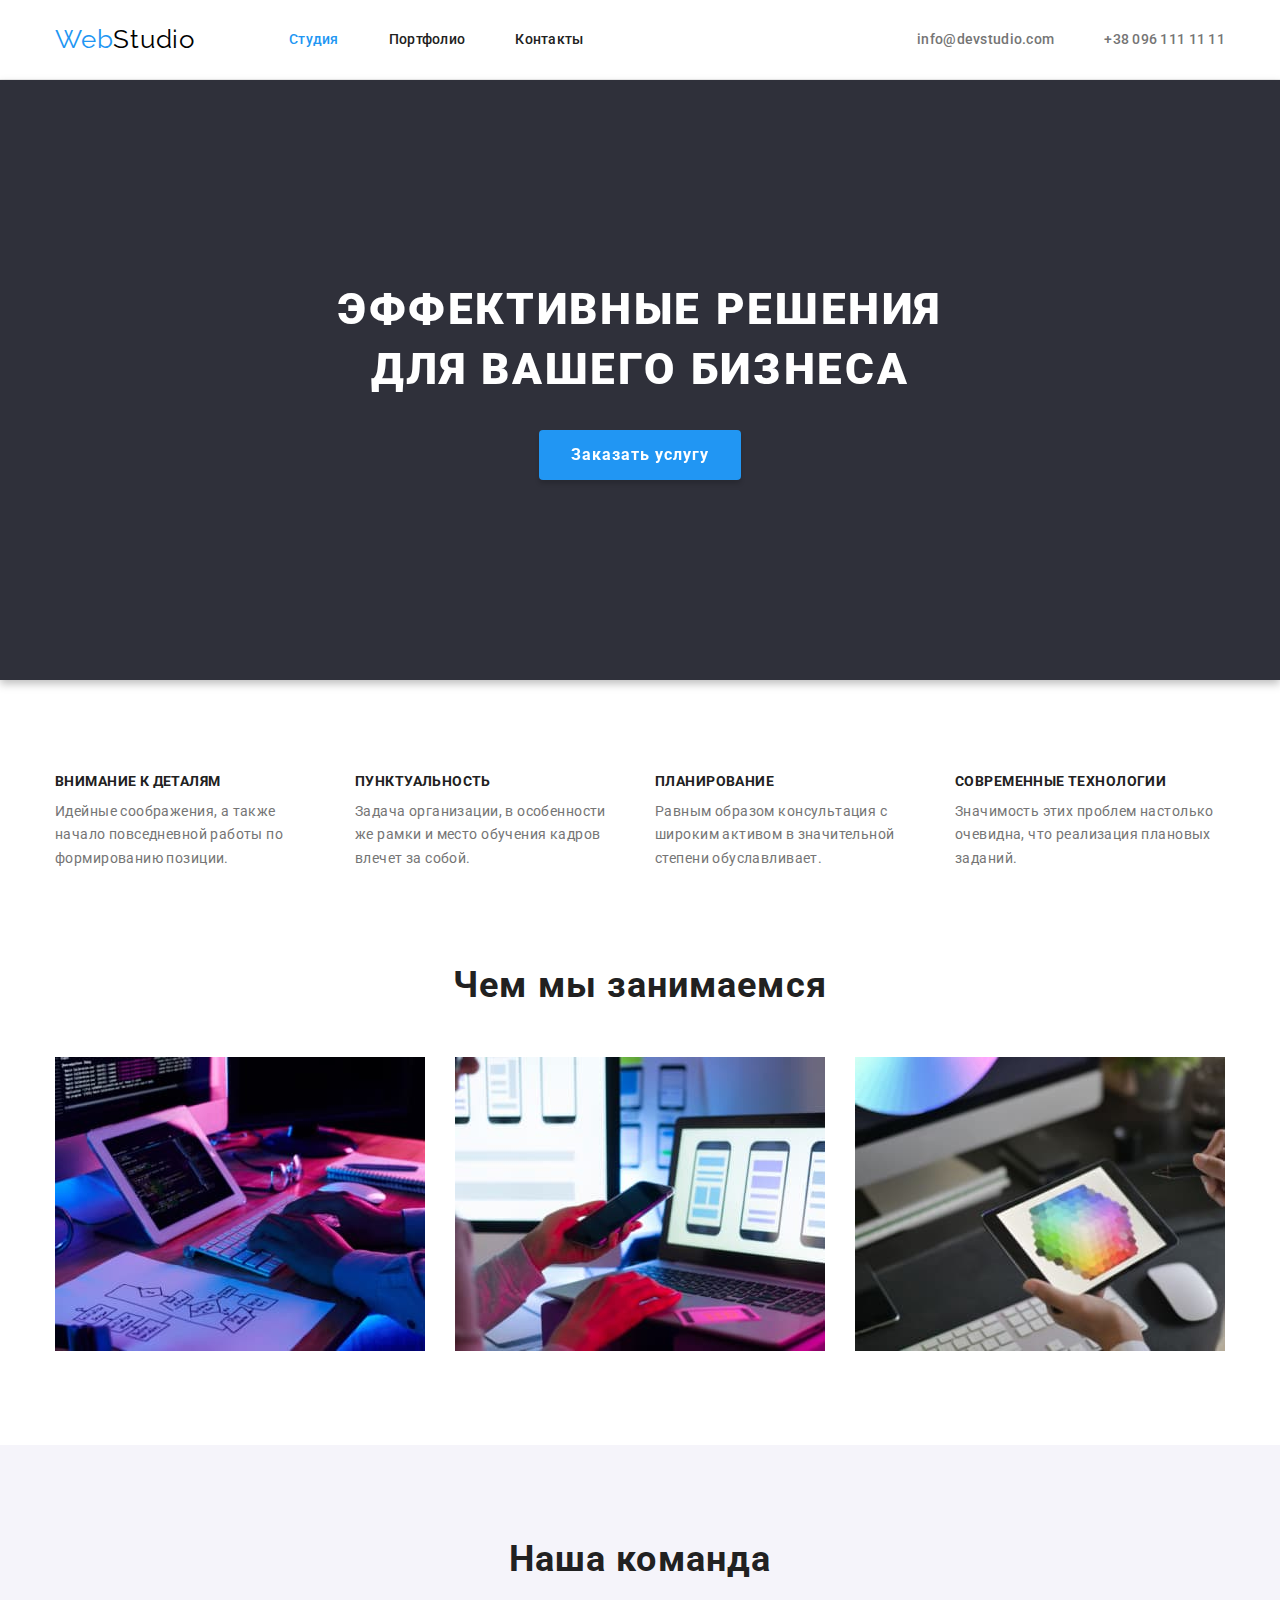
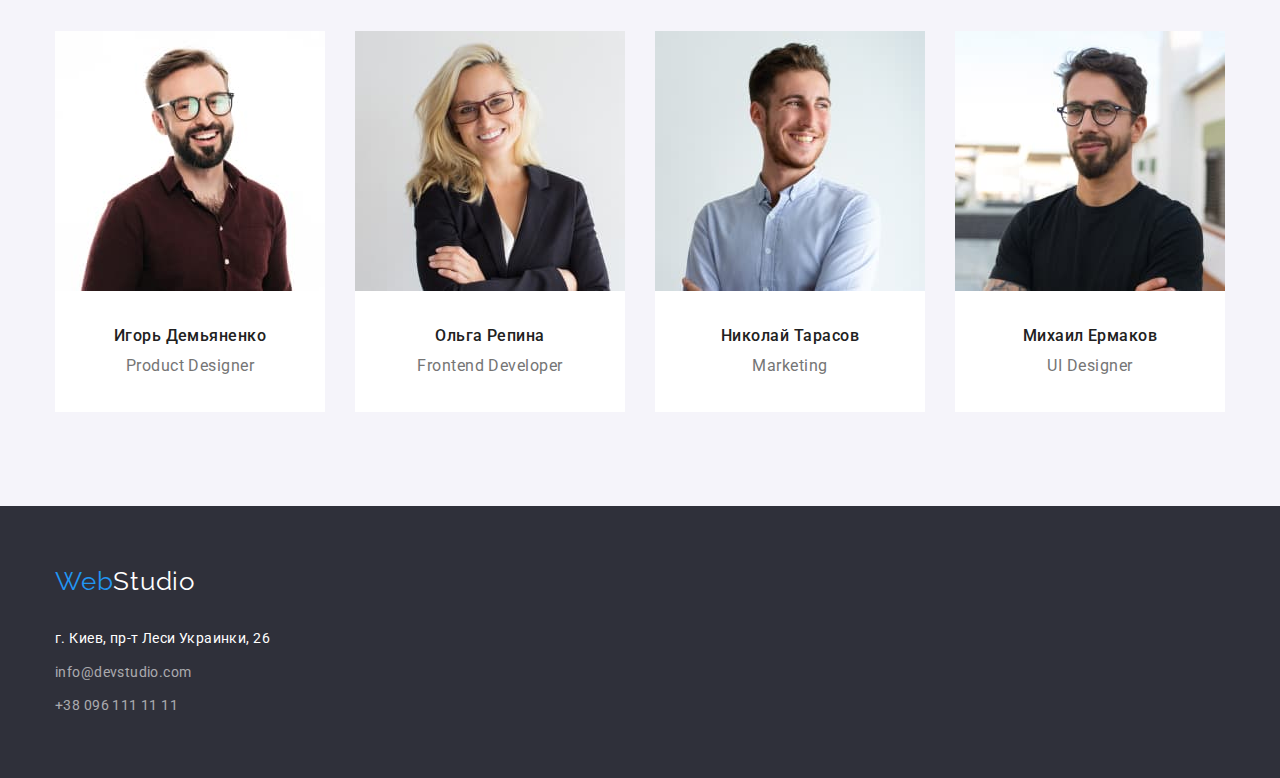
<file: index.html>
<!DOCTYPE html>
<html lang="ru">
  <head>
    <meta charset="UTF-8" />
    <meta http-equiv="X-UA-Compatible" content="IE=edge" />
    <meta name="viewport" content="width=device-width, initial-scale=1.0" />
    <title>WebStudio</title>

    <link
      rel="stylesheet"
      href="https://cdnjs.cloudflare.com/ajax/libs/modern-normalize/1.0.0/modern-normalize.min.css"
    />
    <link rel="preconnect" href="https://fonts.gstatic.com" />
    <link
      href="https://fonts.googleapis.com/css2?family=Raleway:wght@700&family=Roboto:wght@400;500;700;900&display=swap"
      rel="stylesheet"
    />
    <link rel="stylesheet" href="./css/styles.css" />
  </head>
  <body>
    <!--Шапка-->
    <header class="page-header">
      <div class="container div-navigation">
        <nav class="nav">
          <a class="logo" href="./index.html"><span class="web">Web</span><span class="studio">Studio</span> </a>
          <ul class="menu">
            <li class="menu-item">
              <a class="link current" href="./index.html">Студия</a>
            </li>

            <li class="menu-item">
              <a class="link" href="./portfolio.html">Портфолио</a>
            </li>

            <li class="menu-item">
              <a class="link" href="">Контакты</a>
            </li>
          </ul>
        </nav>

        <ul class="link-mail-tel">
          <li class="mail-tel">
            <a class="link-mail" href="mailto:info@devstudio.com">info@devstudio.com</a>
          </li>

          <li class="mail-tel">
            <a class="link-tel" href="tel:+380961111111">+38 096 111 11 11</a>
          </li>
        </ul>
      </div>
    </header>
    <!--неповторяющая информ-->
    <main class="main-container">
      <!--SLOGAN-->

      <section class="slogan">
        <div class="container">
          <h1 class="slogan-text">Эффективные решения для вашего бизнеса</h1>
          <button class="btn" type="button"><span class="btn-button">Заказать услугу</span></button>
        </div>
      </section>

      <!--Основные этапы (убрать заголовок "Основные этапы" потом в СSS)-->
      <section class="section">
        <div class="container">
          <h2 class="visually-hidden">Основные этапы</h2>
          <!--  Подзаголовок -->
          <ul class="list-subtitle">
            <li class="sectuion-item">
              <h3 class="subtitle">Внимание к деталям</h3>
              <p class="subtitle-text">
                Идейные соображения, а также начало повседневной работы по формированию позиции.
              </p>
            </li>

            <li class="sectuion-item">
              <h3 class="subtitle">Пунктуальность</h3>
              <p class="subtitle-text">
                Задача организации, в особенности же рамки и место обучения кадров влечет за собой.
              </p>
            </li>

            <li class="sectuion-item">
              <h3 class="subtitle">Планирование</h3>
              <p class="subtitle-text">
                Равным образом консультация с широким активом в значительной степени обуславливает.
              </p>
            </li>

            <li class="sectuion-item">
              <h3 class="subtitle">Современные технологии</h3>
              <p class="subtitle-text">Значимость этих проблем настолько очевидна, что реализация плановых заданий.</p>
            </li>
          </ul>
        </div>
      </section>
      <!--Чем занимаемся-->
      <section class="section section-working">
        <div class="container">
          <h2 class="section-title">Чем мы занимаемся</h2>
          <!-- Изображение занятий -->
          <ul class="working">
            <li class="working-foto">
              <img src="./images/box_1.jpg" width="370" height="294" alt="компьютер" />
            </li>

            <li class="working-foto">
              <img src="./images/box_2.jpg" width="370" height="294" alt="телефон" />
            </li>
            <li class="working-foto">
              <img src="./images/box_3.jpg" width="370" height="294" alt="планшет" />
            </li>
          </ul>
        </div>
      </section>
      <!--Наша команда-->
      <section class="section section-command">
        <div class="container">
          <h2 class="section-title">Наша команда</h2>
          <!-- секция людей -->
          <ul class="section-people">
            <li class="command-item">
              <img class="command-img" src="./images/people/img1.jpg" alt="Игорь Демьяненко" width="270" />
              <div class="command-text">
                <h3 class="section-caption">Игорь Демьяненко</h3>
                <p class="section-desc">Product Designer</p>
              </div>
            </li>

            <li class="command-item">
              <img class="command-img" src="./images/people/img2.jpg" alt="Ольга Репина" width="270" />
              <div class="command-text">
                <h3 class="section-caption">Ольга Репина</h3>
                <p class="section-desc">Frontend Developer</p>
              </div>
            </li>

            <li class="command-item">
              <img class="command-img" src="./images/people/img3.jpg" alt="Николай Тарасов" width="270" />
              <div class="command-text">
                <h3 class="section-caption">Николай Тарасов</h3>
                <p class="section-desc">Marketing</p>
              </div>
            </li>

            <li class="command-item">
              <img class="command-img" src="./images/people/img4.jpg" alt="Михаил Ермаков" width="270" />
              <div class="command-text">
                <h3 class="section-caption">Михаил Ермаков</h3>
                <p class="section-desc">UI Designer</p>
              </div>
            </li>
          </ul>
        </div>
      </section>
    </main>
    <!--Подвал-->
    <footer class="footer">
      <div class="container">
        <a class="webstudi-o" href="./index.html"><span class="web">Web</span><span class="studi-o">Studio</span> </a>
        <address class="footer-adress">
          <a class="adress-text" href="https://goo.gl/maps/3bDAXwTy5A2F5pWt9" target="_blank" rel="noopener noreferrer">
            г. Киев, пр-т Леси Украинки, 26
          </a>
          <ul class="footere-list">
            <li>
              <a class="adress-mail" href="mailto:info@devstudio.com">info@devstudio.com</a>
            </li>

            <li>
              <a class="adress-tel" href="tel:+380961111111">+38 096 111 11 11</a>
            </li>
          </ul>
        </address>
      </div>
    </footer>
  </body>
</html>
</file>
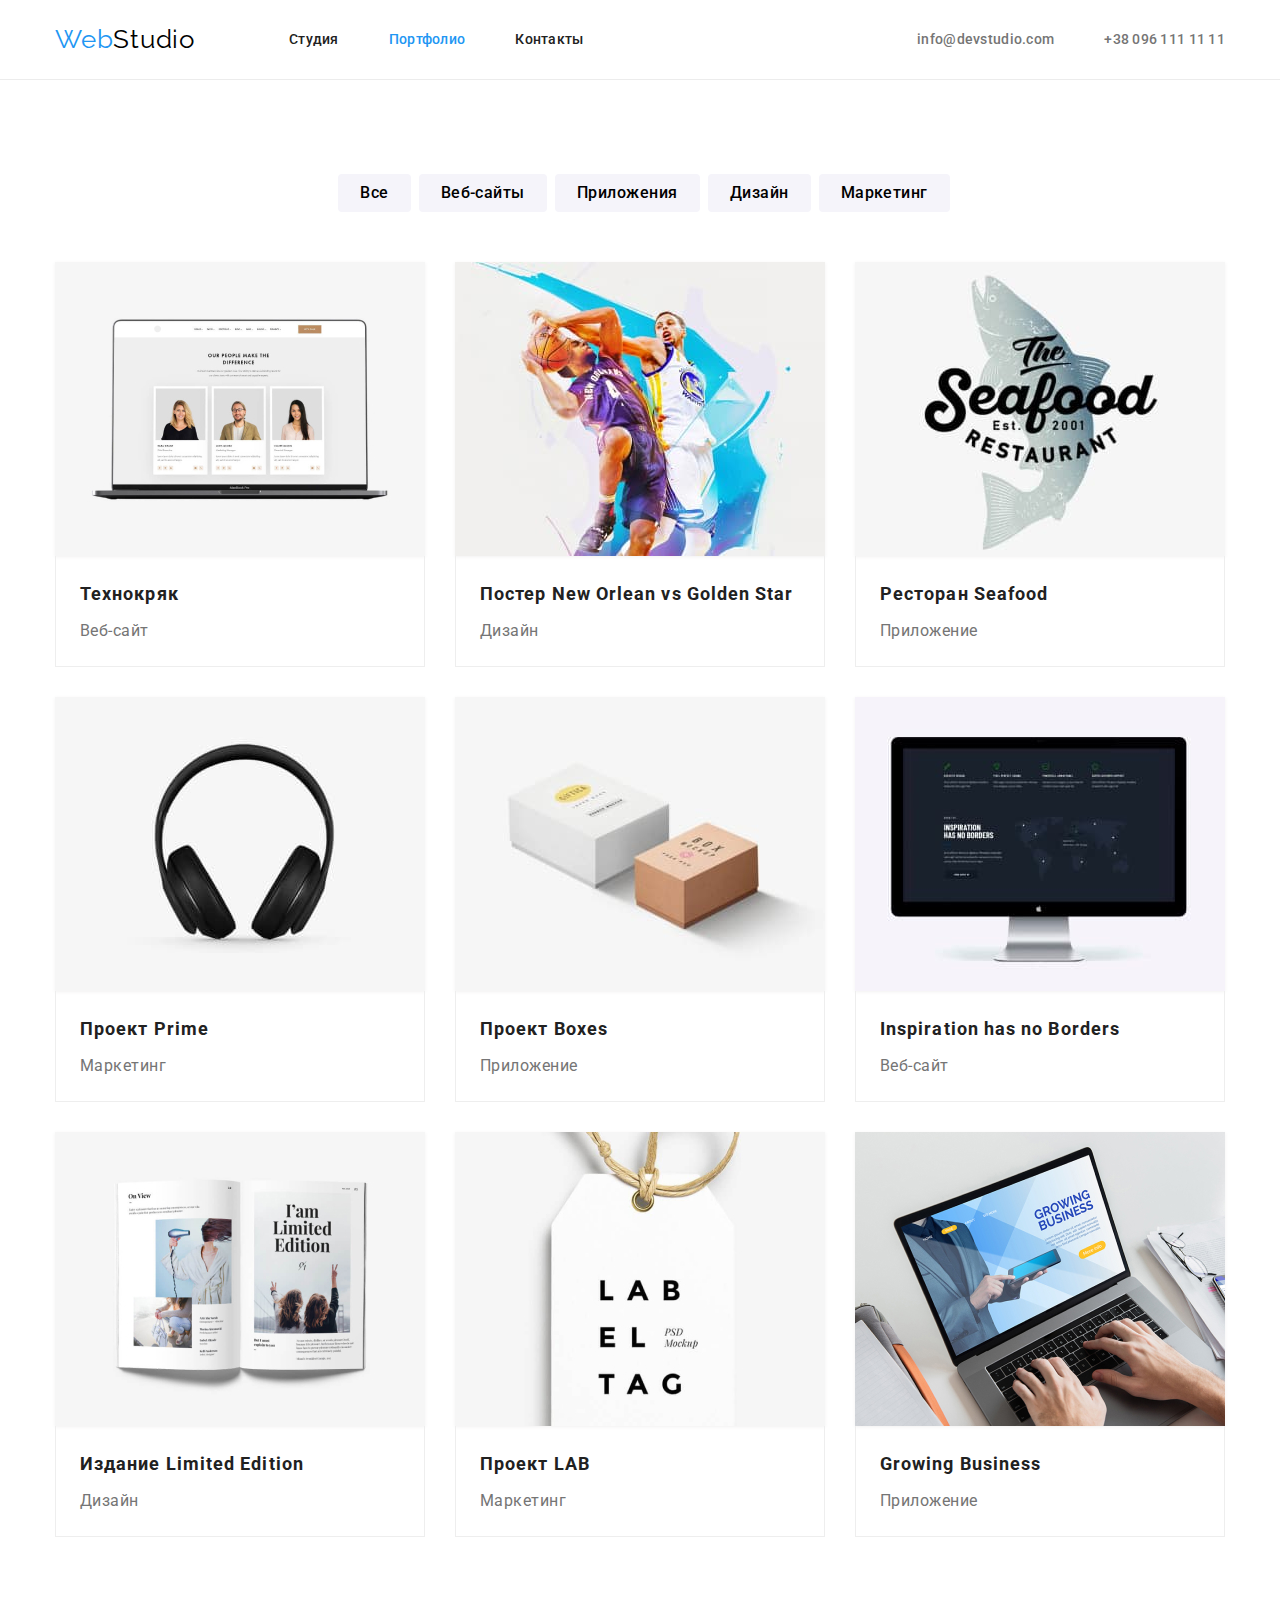
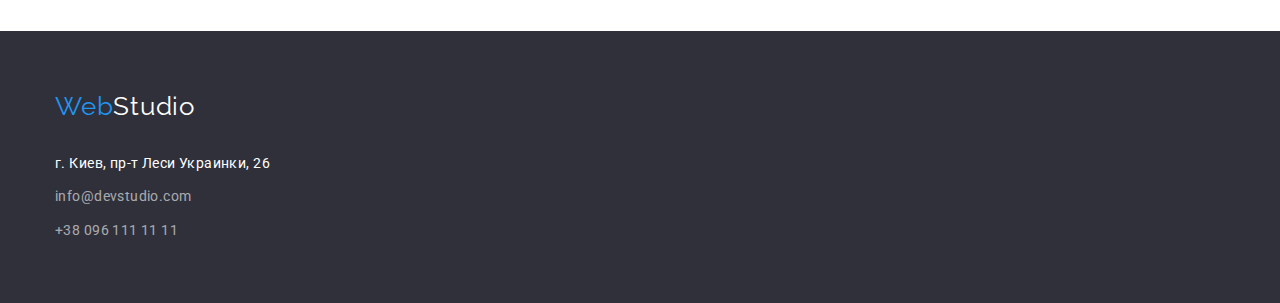
<file: portfolio.html>
<!DOCTYPE html>
<html lang="en">
  <head>
    <meta charset="UTF-8" />
    <meta http-equiv="X-UA-Compatible" content="IE=edge" />
    <meta name="viewport" content="width=device-width, initial-scale=1.0" />
    <title>Portfolio</title>

    <link
      rel="stylesheet"
      href="https://cdnjs.cloudflare.com/ajax/libs/modern-normalize/1.0.0/modern-normalize.min.css"
    />
    <link rel="preconnect" href="https://fonts.gstatic.com" />

    <link
      href="https://fonts.googleapis.com/css2?family=Raleway:wght@700&family=Roboto:wght@400;500;700;900&display=swap"
      rel="stylesheet"
    />

    <link rel="stylesheet" href="./css/styles.css" />
  </head>

  <body>
    <!-- Хедер секция футер -->

    <!--Шапка-->
    <!-- убрать заголовки от h1 до h3 в css -->
    <h1 class="visually-hidden">--Шапка--</h1>
    <header class="page-header">
      <div class="container div-navigation">
        <nav class="nav">
          <a class="logo" href="./index.html"><span class="web">Web</span><span class="studio">Studio</span> </a>
          <ul class="menu">
            <li class="menu-item">
              <a class="link" href="./index.html">Студия</a>
            </li>
            <li class="menu-item">
              <a class="link current" href="./portfolio.html">Портфолио</a>
            </li>
            <li class="menu-item">
              <a class="link" href="">Контакты</a>
            </li>
          </ul>
        </nav>

        <ul class="link-mail-tel">
          <li class="mail-tel">
            <a class="link-mail" href="mailto:info@devstudio.com">info@devstudio.com</a>
          </li>
          <li class="mail-tel">
            <a class="link-tel" href="tel:+380961111111">+38 096 111 11 11</a>
          </li>
        </ul>
      </div>
    </header>
    <!-- убрать заголовки от h1 до h3 в css -->
    <main>
      <!-- Контент -->
      <section class="contents">
        <div class="container">
          <h2 class="visually-hidden">Студия</h2>

          <!-- Кнопки -->
          <ul class="buttons btn-buttons">
            <li>
              <button class="button" type="button"><span class="button-link">Все</span></button>
            </li>

            <li>
              <button class="button" type="button"><span class="button-link">Веб-сайты</span></button>
            </li>

            <li>
              <button class="button" type="button"><span class="button-link">Приложения</span></button>
            </li>

            <li>
              <button class="button" type="button"><span class="button-link">Дизайн</span></button>
            </li>

            <li>
              <button class="button" type="button"><span class="button-link">Маркетинг</span></button>
            </li>
          </ul>
          <!-- СПИСОК -->
          <ul class="card-set">
            <li class="item team-item">
              <a href="">
                <img class="item-img" src="./images/portfolio/img-1.jpg" width="370" alt="Веб-сайт" />
                <div class="card-div">
                  <h3 class="contents-name">Технокряк</h3>
                  <p class="contents-merch">Веб-сайт</p>
                </div>
              </a>
            </li>

            <li class="item">
              <a href="">
                <img class="item-img" src="./images/portfolio/img-2.jpg" width="370" alt="Дизайн" />
                <div class="card-div">
                  <h3 class="contents-name">Постер New Orlean vs Golden Star</h3>
                  <p class="contents-merch">Дизайн</p>
                </div>
              </a>
            </li>

            <li class="item">
              <a href="">
                <img class="item-img" src="./images/portfolio/img-3.jpg" width="370" alt="Приложение" />
                <div class="card-div">
                  <h3 class="contents-name">Ресторан Seafood</h3>
                  <p class="contents-merch">Приложение</p>
                </div>
              </a>
            </li>

            <li class="item">
              <a href="">
                <img class="item-img" src="./images/portfolio/img-4.jpg" width="370" alt="Маркетинг" />
                <div class="card-div">
                  <h3 class="contents-name">Проект Prime</h3>
                  <p class="contents-merch">Маркетинг</p>
                </div>
              </a>
            </li>

            <li class="item">
              <a href="">
                <img class="item-img" src="./images/portfolio/img-5.jpg" width="370" alt="Приложение Boxes" />
                <div class="card-div">
                  <h3 class="contents-name">Проект Boxes</h3>
                  <p class="contents-merch">Приложение</p>
                </div>
              </a>
            </li>

            <li class="item">
              <a href="">
                <img class="item-img" src="./images/portfolio/img-6.jpg" width="370" alt="Веб-сайт" />
                <div class="card-div">
                  <h3 class="contents-name">Inspiration has no Borders</h3>
                  <p class="contents-merch">Веб-сайт</p>
                </div>
              </a>
            </li>

            <li class="item">
              <a href="">
                <img class="item-img" src="./images/portfolio/img-7.jpg" width="370" alt="Дизайн" />
                <div class="card-div">
                  <h3 class="contents-name">Издание Limited Edition</h3>
                  <p class="contents-merch">Дизайн</p>
                </div>
              </a>
            </li>

            <li class="item">
              <a href="">
                <img class="item-img" src="./images/portfolio/img-8.jpg" width="370" alt="Маркетинг" />
                <div class="card-div">
                  <h3 class="contents-name">Проект LAB</h3>
                  <p class="contents-merch">Маркетинг</p>
                </div>
              </a>
            </li>

            <li class="item">
              <a href="">
                <img class="item-img" src="./images/portfolio/img-9.jpg" width="370" alt="Приложение Business" />
                <div class="card-div">
                  <h3 class="contents-name">Growing Business</h3>
                  <p class="contents-merch">Приложение</p>
                </div>
              </a>
            </li>
          </ul>
        </div>
      </section>
    </main>
    <footer class="footer">
      <div class="container">
        <a class="webstudi-o" href="./index.html"><span class="web">Web</span><span class="studi-o">Studio</span> </a>
        <address class="footer-adress">
          <a class="adress-text" href="https://goo.gl/maps/3bDAXwTy5A2F5pWt9" target="_blank" rel="noopener noreferrer">
            г. Киев, пр-т Леси Украинки, 26
          </a>
          <ul class="footere-list">
            <li class="footer-link">
              <a class="adress-mail" href="mailto:info@devstudio.com">info@devstudio.com</a>
            </li>

            <li class="footer-link">
              <a class="adress-tel" href="tel:+380961111111">+38 096 111 11 11</a>
            </li>
          </ul>
        </address>
      </div>
    </footer>
  </body>
</html>
</file>
<file: css/styles.css>
:root {
  --subtittle-text-color: #757575;
  --link-color: #2196f3;
  --site-color: #212121;
  --card-set-gap: 30px;
  --grid-item: 3;
}

html {
  box-sizing: border-box;
}

*,
*::before,
*::after {
  box-sizing: inherit;
}

body {
  font-family: 'Roboto', sans-serif;
  background-color: #ffffff;
  font-style: normal;
  color: #757575;
}

ul {
  list-style: none;
  margin: 0;
  padding: 0;
}

a {
  text-decoration: none;
}

h1,
h2,
h3,
p {
  margin: 0;
  padding: 0;
}

img {
  display: block;
  max-width: 100%;
  height: auto;
}

.section {
  padding-top: 94px;
  padding-bottom: 94px;
}

/* хедер секуия футер */
.container {
  width: 1200px;
  padding-left: 15px;
  padding-right: 15px;
  margin-left: auto;
  margin-right: auto;
}

/* Шапка */
.page-header {
  background-color: #ffffff;
  border-bottom: 1px solid #ececec;
  padding-top: 24px;
  padding-bottom: 24px;
}

.div-navigation {
  display: flex;
  align-items: center;
}
.nav {
  display: flex;
  align-items: center;
}
.menu {
  display: flex;
}
.menu-item .link {
  padding-left: 0;
}

/* WebStudio */

.logo {
  margin-right: 94px;
}

.web {
  font-family: Raleway;
  font-size: 26px;
  line-height: 1.19;
  letter-spacing: 0.03em;
  color: var(--link-color);
}

.studio {
  font-family: Raleway;
  font-size: 26px;
  line-height: 1.19;
  letter-spacing: 0.03em;
  color: #000000;
}

/* footer Studio */
.studi-o {
  font-family: Raleway;
  font-size: 26px;
  line-height: 1.19;
  letter-spacing: 0.03em;
  color: #ffffff;
}

/* ссылки на страници*/
.link {
  font-weight: 500;
  font-size: 14px;
  line-height: 1.14;
  letter-spacing: 0.02em;
  color: #212121;
}
.menu .menu-item + .menu-item {
  margin-left: 50px;
}

/* выделяет профиль на котором сидит юзер */
.link.current {
  color: var(--link-color);
}

.link:hover,
.link:focus,
.link-mail:focus,
.link-mail:hover {
  color: var(--link-color);
}
/* contacts */

.link-mail,
.link-tel {
  font-size: 14px;
  line-height: 1.14;
  letter-spacing: 0.02em;
  font-weight: 500;
  color: var(--subtittle-text-color);
}

.link-mail-tel {
  display: inline-flex;
  margin-left: auto;
}
.link-tel {
  margin-left: 50px;
}

.link-tel:focus,
.link-tel:hover {
  color: var(--link-color);
}

/* SLOGAN */
.slogan {
  background-color: #2f303a;
  text-align: center;
  padding-top: 200px;
  padding-bottom: 200px;
  filter: drop-shadow(0px 4px 4px rgba(0, 0, 0, 0.25));
}

.slogan-text {
  max-width: 696px;
  margin-left: auto;
  margin-right: auto;
  margin-bottom: 30px;
  font-weight: 900;
  font-size: 44px;
  line-height: 1.36;
  text-align: center;
  letter-spacing: 0.06em;
  text-transform: uppercase;
  color: #ffffff;
}

.btn {
  display: inline-block;
  border-radius: 4px;
  min-width: 200px;
  padding: 10px 32px;
  font-family: inherit;
  border: none;
  cursor: pointer;
  background-color: var(--link-color);
  box-shadow: 0px 4px 4px rgba(0, 0, 0, 0.15);
}

.btn:focus,
.btn:hover {
  background-color: #188ce8;
}
.btn-button {
  font-weight: bold;
  font-size: 16px;
  line-height: 30px;
  letter-spacing: 0.06em;
  color: #ffffff;
}

/* visually-hidden  утилита для убирания текста */
.visually-hidden {
  position: absolute !important;
  clip: rect(1px 1px 1px 1px);
  clip: rect(1px, 1px, 1px, 1px);
  padding: 0 !important;
  border: 0 !important;
  height: 1px !important;
  width: 1px !important;
  overflow: hidden;
}

/* ЧЕМ ЗАНИМАЕМСЯ */

/* Преймущества подзаголовки- subtitle */

.list-subtitle {
  display: flex;
  flex-wrap: wrap;
  margin-left: -30px;
}

.sectuion-item {
  flex-basis: calc((100% - 30px * 4) / 4);
  margin-left: 30px;
}

.subtitle {
  margin-bottom: 10px;
  list-style: none;
  font-size: 14px;
  line-height: 1.14;
  letter-spacing: 0.03em;
  text-transform: uppercase;
  color: #212121;
}

.subtitle-text {
  font-weight: normal;
  font-size: 14px;
  line-height: 1.71;
  letter-spacing: 0.03em;
  color: var(--subtittle-text-color);
}

.section-working {
  padding-top: 0;
}

/* Чем занимаемся */
.section-title {
  margin-bottom: 50px;
  font-weight: bold;
  font-size: 36px;
  line-height: 1.16;
  text-align: center;
  letter-spacing: 0.03em;
  color: #212121;
}

.working {
  display: flex;
  flex-wrap: wrap;
  margin-left: -30px;
}
.working-foto {
  margin-left: 30px;
  flex-basis: calc((100% - 30px * 3) / 3);
}

/* наша команда, имена*/
.section-command {
  background-color: #f5f4fa;
  text-align: center;
}
.section-people {
  display: flex;
  flex-wrap: wrap;
  margin-left: -30px;
}
.command-item {
  overflow: hidden;
  margin-left: 30px;
  flex-basis: calc((100% - 30px * 4) / 4);
}

.command-item:hover,
.command-item:focus {
  box-shadow: 0px 1px 3px rgba(0, 0, 0, 0.12), 0px 1px 1px rgba(0, 0, 0, 0.14), 0px 2px 1px rgba(0, 0, 0, 0.2);
  border-radius: 0px 0px 4px 4px;
}
.command-text {
  padding: 30px 15px;
  background-color: #ffffff;
}

.section-caption {
  cursor: pointer;
  font-style: normal;
  font-weight: 500;
  font-size: 16px;
  line-height: 1.9;
  letter-spacing: 0.03em;
  color: #212121;
}

/* Описание работы desc */
.section-desc {
  font-size: 16px;
  line-height: 1.9;
  letter-spacing: 0.03em;
  color: #757575;
}

/* Подвал */
.footer {
  padding-top: 60px;
  padding-bottom: 60px;
  background-color: #2f303a;
}

.webstudi-o {
  display: inline-block;
  margin-bottom: 30px;
}

.adress-text {
  display: inline-block;
  font-style: normal;
  font-size: 14px;
  line-height: 1.71;
  letter-spacing: 0.03em;
  color: #ffffff;
  margin-bottom: 10px;
}

.adress-text:hover {
  color: aquamarine;
}

.adress-mail {
  display: inline-block;
  font-style: normal;
  font-size: 14px;
  line-height: 1.71;
  letter-spacing: 0.03em;
  color: rgba(255, 255, 255, 0.6);
  margin-bottom: 10px;
}
.adress-tel {
  display: inline-block;
  font-style: normal;
  font-size: 14px;
  line-height: 1.71;
  letter-spacing: 0.03em;
  color: rgba(255, 255, 255, 0.6);
}

.adress-mail:hover,
.adress-mail:focus,
.adress-tel:focus,
.adress-tel:hover {
  color: var(--link-color);
}

/* Portfolio!!!!!!!!!!!!!! */

.button {
  display: flex;
  justify-content: center;
  padding: 6px 22px;
  height: 38px;
  display: inline;
  font-family: inherit;
  box-shadow: none;
  border: none;
  cursor: pointer;
  color: black;
  background-color: #f5f4fa;
  border-radius: 4px;
  margin-left: 8px;
}

.button:hover,
.button:focus {
  box-shadow: 0px 3px 1px rgba(0, 0, 0, 0.1), 0px 1px 2px rgba(0, 0, 0, 0.08), 0px 2px 2px rgba(0, 0, 0, 0.12);
}

.buttons {
  display: flex;
  justify-content: center;
  margin-bottom: 50px;
}

.button-link {
  font-weight: 500;
  font-size: 16px;
  line-height: 1.62;
  text-align: center;
  letter-spacing: 0.03em;
}

.button:focus,
.button:hover {
  outline: none;
  border: none;
  background-color: var(--link-color);
  color: #ffffff;
}

.card-set {
  display: flex;
  flex-wrap: wrap;
  margin-left: -30px;
  margin-top: -30px;
}

.item {
  flex-basis: calc((100% - 30px * var(--grid-item)) / var(--grid-item));
  margin-left: 30px;
  margin-top: 30px;
}
.team-item {
  --grid-item: 3;
}
.item:focus,
.item:hover {
  box-shadow: 0px 1px 3px rgba(0, 0, 0, 0.12), 0px 1px 1px rgba(0, 0, 0, 0.14), 0px 2px 1px rgba(0, 0, 0, 0.2);
  border-radius: 0px 0px 4px 4px;
}
.card-div {
  padding: 20px 24px;
  border: 1px solid #eeeeee;
  border-top: none;
}

.item-img {
  display: block;
  max-width: 100%;
  height: auto;
  box-shadow: 0px 1px 3px rgba(150, 141, 141, 0.12);
}

.contents {
  padding-top: 94px;
  padding-bottom: 94px;
  background-color: #ffffff;
}

.contents-name {
  font-size: 18px;
  line-height: 2;
  letter-spacing: 0.06em;
  color: #212121;
  margin-bottom: 4px;
}

.contents-merch {
  font-size: 16px;
  line-height: 1.87;
  letter-spacing: 0.03em;
  color: #757575;
}
</file>
